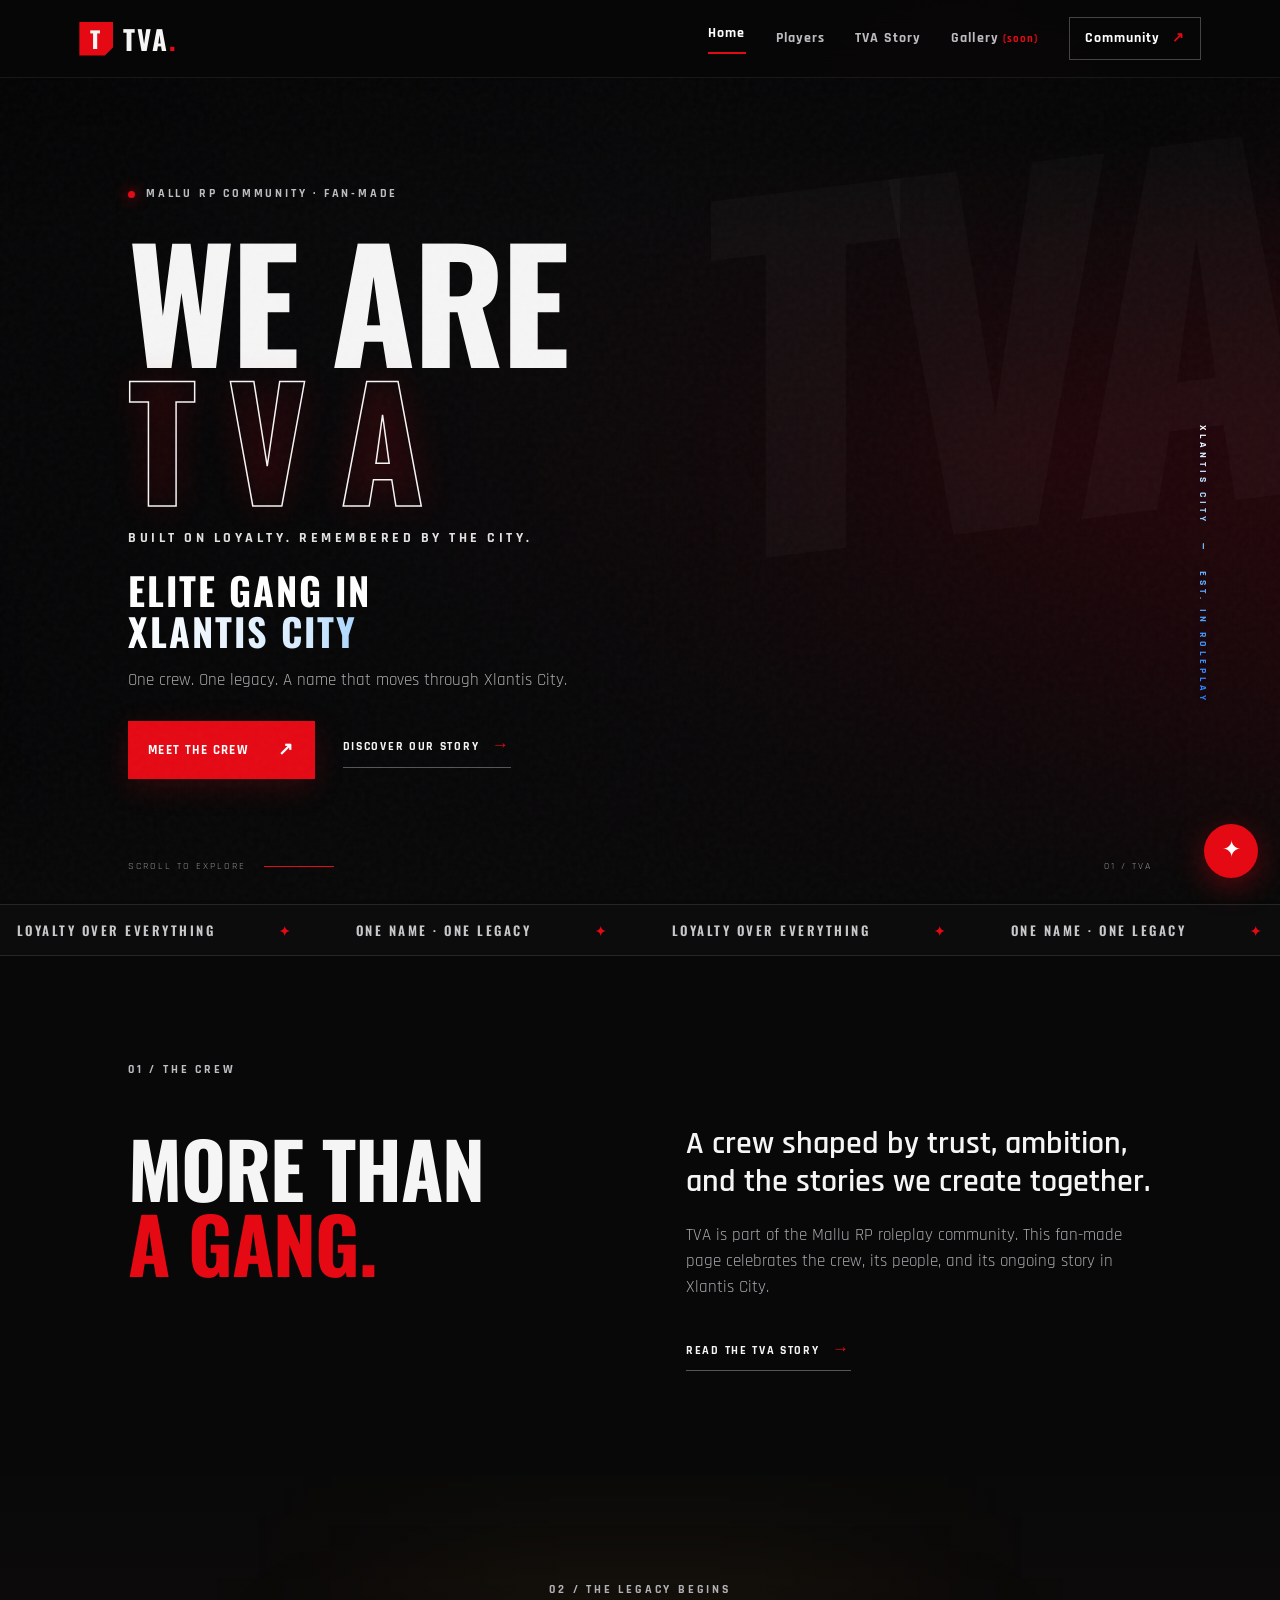
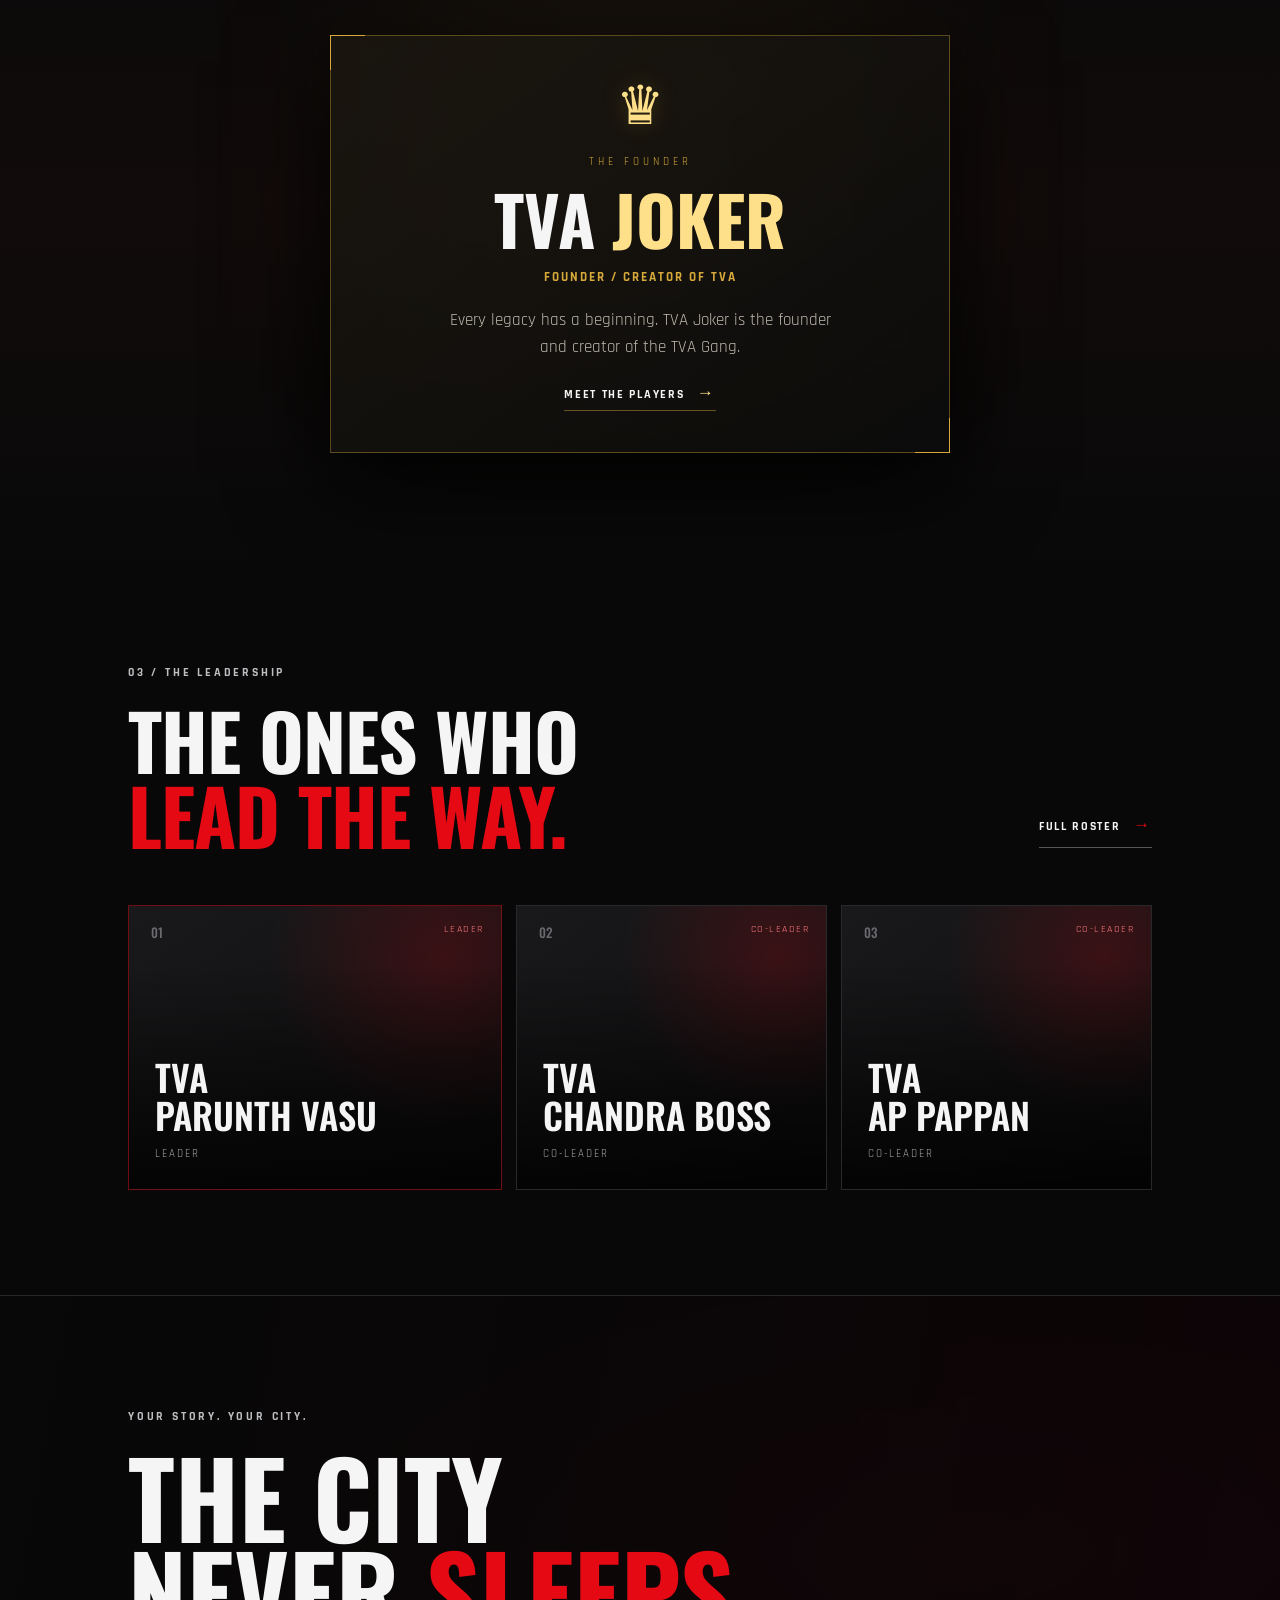
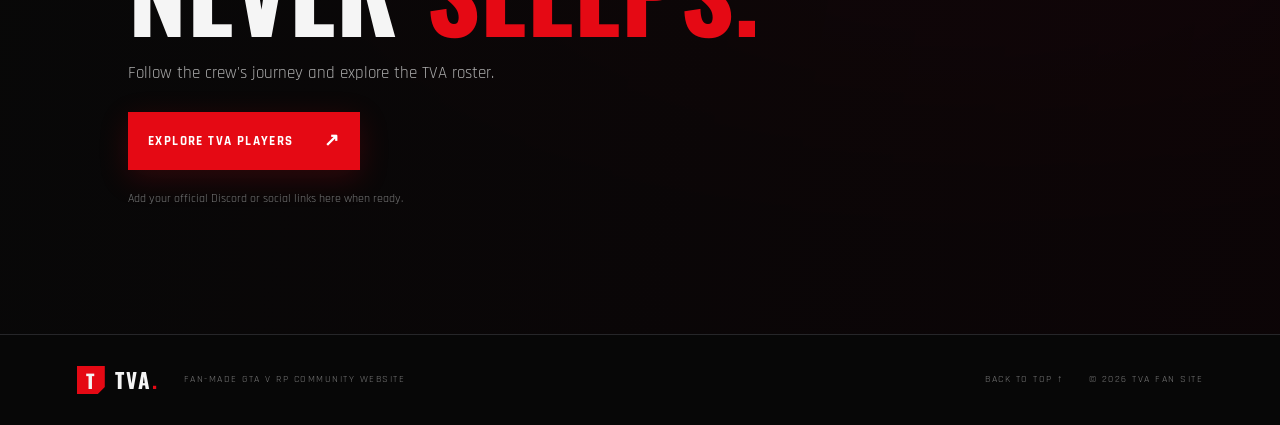
<file: index.html>
<!doctype html>
<html lang="en">
<head>
  <meta charset="utf-8">
  <meta name="viewport" content="width=device-width, initial-scale=1">
  <meta name="theme-color" content="#080808">
  <meta name="description" content="TVA Gang — fan-made GTA V RP community website for Mallu RP.">
  <title>TVA GANG | Xlantis City</title>
  <link rel="preconnect" href="https://fonts.googleapis.com">
  <link rel="preconnect" href="https://fonts.gstatic.com" crossorigin>
  <link href="https://fonts.googleapis.com/css2?family=Oswald:wght@400;500;600;700&family=Rajdhani:wght@400;500;600;700&display=swap" rel="stylesheet">
  <link rel="stylesheet" href="style.css">
</head>
<body>
  <div class="grain" aria-hidden="true"></div>
  <header class="site-header">
    <a class="brand" href="index.html" aria-label="TVA Gang home"><span class="brand-mark">T</span><span>TVA<span class="brand-dot">.</span></span></a>
    <button class="menu-toggle" id="menuToggle" aria-label="Toggle navigation" aria-expanded="false">☰</button>
    <nav class="nav" id="mainNav">
      <a class="active" href="index.html">Home</a>
      <a href="players.html">Players</a>
      <a href="story.html">TVA Story</a>
      <a href="gallery.html">Gallery <span class="soon">(soon)</span></a>
      <a class="nav-cta" href="#community">Community <span>↗</span></a>
    </nav>
  </header>
  <main>
    <section class="hero">
      <div class="hero-bg"></div><div class="hero-vignette"></div>
      <div class="hero-content reveal">
        <p class="eyebrow"><span class="pulse"></span> MALLU RP COMMUNITY · FAN-MADE</p>
        <h1>WE ARE<br><span class="outline-text">T V A</span></h1>
        <p class="hero-sub">BUILT ON LOYALTY. REMEMBERED BY THE CITY.</p>
        <h2 class="elite-tagline">ELITE GANG IN <span>XLANTIS CITY</span></h2>
        <p class="hero-copy">One crew. One legacy. A name that moves through Xlantis City.</p>
        <div class="hero-actions"><a class="btn btn-red" href="players.html">MEET THE CREW <span>↗</span></a><a class="text-link" href="story.html">DISCOVER OUR STORY <span>→</span></a></div>
      </div>
      <div class="hero-side-label">XLANTIS CITY <span>—</span> EST. IN ROLEPLAY</div>
      <div class="hero-bottom"><span>SCROLL TO EXPLORE</span><span class="scroll-line"></span><span>01 / TVA</span></div>
    </section>
    <section class="ticker" aria-label="TVA motto"><div class="ticker-track"><span>LOYALTY OVER EVERYTHING</span><b>✦</b><span>ONE NAME · ONE LEGACY</span><b>✦</b><span>LOYALTY OVER EVERYTHING</span><b>✦</b><span>ONE NAME · ONE LEGACY</span><b>✦</b></div></section>
    <section class="section intro-section">
      <div class="section-kicker reveal">01 / THE CREW</div>
      <div class="intro-grid">
        <div class="reveal"><h2 class="section-title">MORE THAN<br><span>A GANG.</span></h2></div>
        <div class="intro-copy reveal"><p class="big-copy">A crew shaped by trust, ambition, and the stories we create together.</p><p>TVA is part of the Mallu RP roleplay community. This fan-made page celebrates the crew, its people, and its ongoing story in Xlantis City.</p><a class="text-link" href="story.html">READ THE TVA STORY <span>→</span></a></div>
      </div>
    </section>
    <section class="founder-section section">
      <div class="founder-glow"></div>
      <div class="section-kicker reveal">02 / THE LEGACY BEGINS</div>
      <div class="founder-card reveal">
        <div class="founder-crown">♛</div><div class="founder-label">THE FOUNDER</div>
        <h2>TVA <span>JOKER</span></h2><p class="role-gold">FOUNDER / CREATOR OF TVA</p>
        <p class="founder-copy">Every legacy has a beginning. TVA Joker is the founder and creator of the TVA Gang.</p>
        <a class="text-link gold-link" href="players.html">MEET THE PLAYERS <span>→</span></a>
      </div>
    </section>
    <section class="section leadership-section">
      <div class="section-kicker reveal">03 / THE LEADERSHIP</div>
      <div class="section-heading reveal"><h2 class="section-title">THE ONES WHO<br><span>LEAD THE WAY.</span></h2><a class="text-link" href="players.html">FULL ROSTER <span>→</span></a></div>
      <div class="leader-grid">
        <article class="leader-card leader-main reveal"><span class="leader-number">01</span><span class="leader-tag">LEADER</span><h3>TVA<br>PARUNTH VASU</h3><p>LEADER</p></article>
        <article class="leader-card reveal"><span class="leader-number">02</span><span class="leader-tag">CO-LEADER</span><h3>TVA<br>CHANDRA BOSS</h3><p>CO-LEADER</p></article>
        <article class="leader-card reveal"><span class="leader-number">03</span><span class="leader-tag">CO-LEADER</span><h3>TVA<br>AP PAPPAN</h3><p>CO-LEADER</p></article>
      </div>
    </section>
    <section class="community-section" id="community"><div class="community-inner reveal"><p class="eyebrow">YOUR STORY. YOUR CITY.</p><h2>THE CITY<br>NEVER <span>SLEEPS.</span></h2><p>Follow the crew's journey and explore the TVA roster.</p><a class="btn btn-red" href="players.html">EXPLORE TVA PLAYERS <span>↗</span></a><p class="fine-print">Add your official Discord or social links here when ready.</p></div></section>
  </main>
  <footer class="footer"><a class="brand" href="index.html"><span class="brand-mark">T</span><span>TVA<span class="brand-dot">.</span></span></a><p>FAN-MADE GTA V RP COMMUNITY WEBSITE</p><a href="#top" class="back-top">BACK TO TOP ↑</a><span class="copyright">© <span id="year"></span> TVA FAN SITE</span></footer>
  <script src="players.js"></script><script src="chatbot.js"></script>
</body>
</html>
</file>
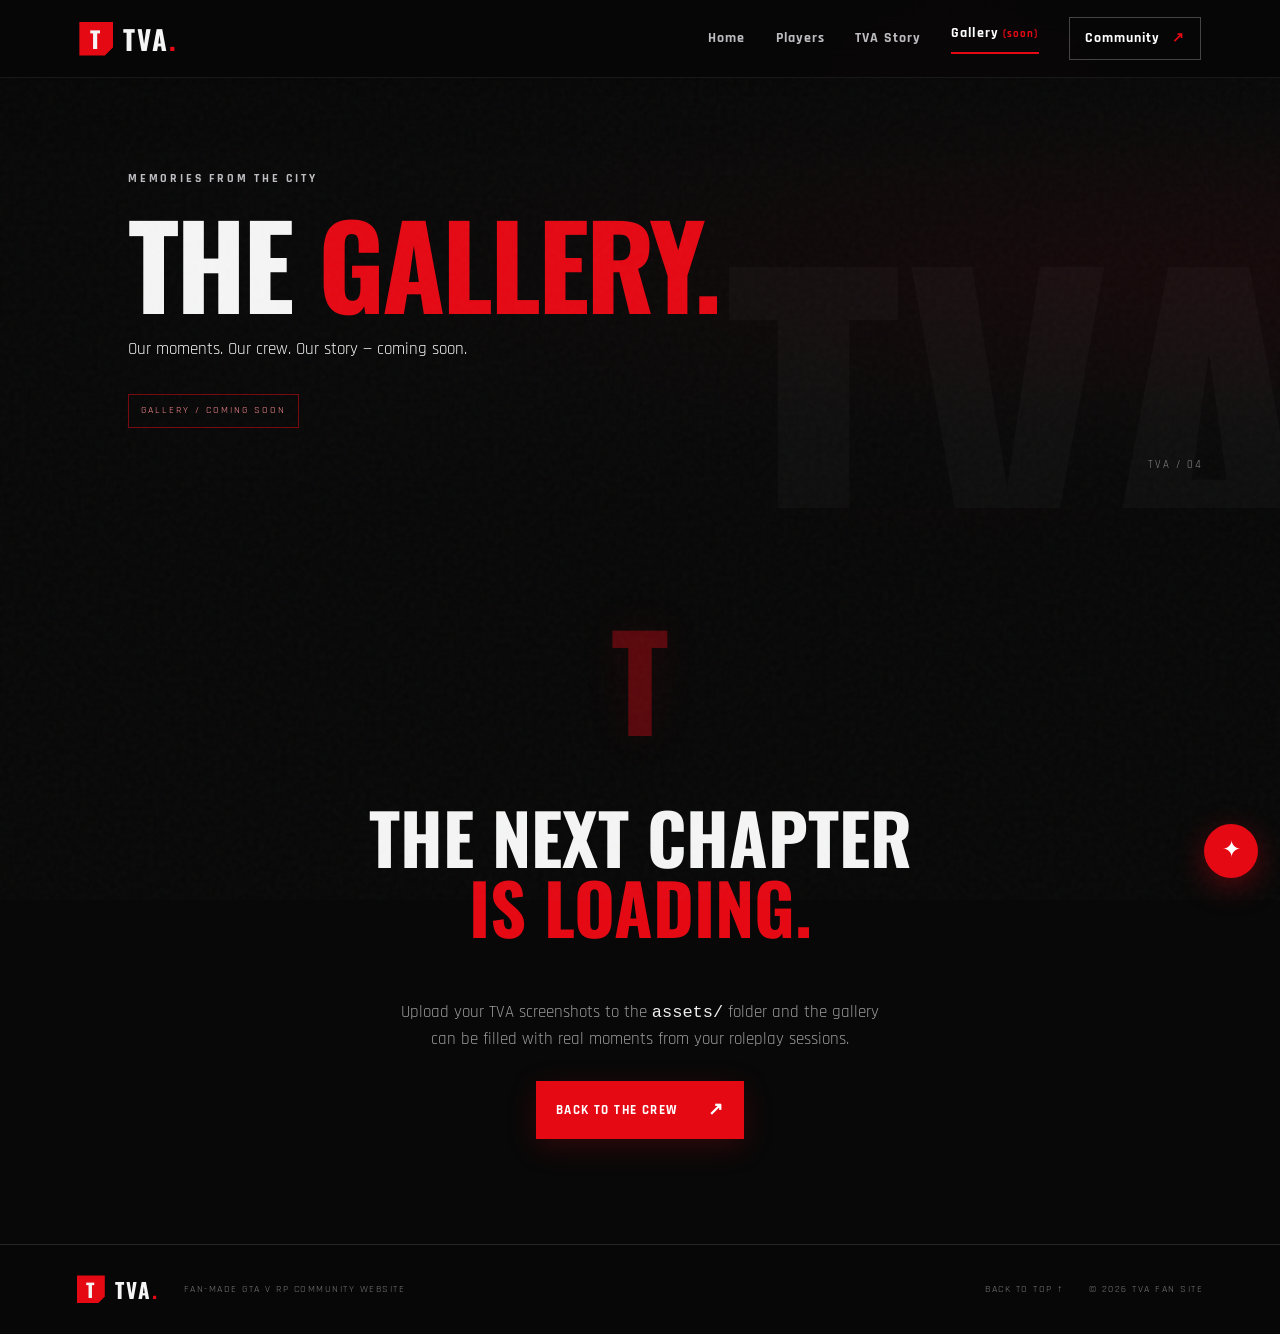
<file: gallery.html>
<!doctype html>
<html lang="en"><head><meta charset="utf-8"><meta name="viewport" content="width=device-width, initial-scale=1"><meta name="theme-color" content="#080808"><title>TVA GANG | Gallery</title><link rel="preconnect" href="https://fonts.googleapis.com"><link rel="preconnect" href="https://fonts.gstatic.com" crossorigin><link href="https://fonts.googleapis.com/css2?family=Oswald:wght@400;500;600;700&family=Rajdhani:wght@400;500;600;700&display=swap" rel="stylesheet"><link rel="stylesheet" href="style.css"></head>
<body><div class="grain" aria-hidden="true"></div><header class="site-header"><a class="brand" href="index.html"><span class="brand-mark">T</span><span>TVA<span class="brand-dot">.</span></span></a><button class="menu-toggle" id="menuToggle" aria-label="Toggle navigation" aria-expanded="false">☰</button><nav class="nav" id="mainNav"><a href="index.html">Home</a><a href="players.html">Players</a><a href="story.html">TVA Story</a><a class="active" href="gallery.html">Gallery <span class="soon">(soon)</span></a><a class="nav-cta" href="index.html#community">Community <span>↗</span></a></nav></header><main><section class="page-hero gallery-page-hero"><div class="page-hero-overlay"></div><div class="page-hero-content reveal"><p class="eyebrow">MEMORIES FROM THE CITY</p><h1>THE <span>GALLERY.</span></h1><p>Our moments. Our crew. Our story — coming soon.</p><span class="coming-soon-pill">GALLERY / COMING SOON</span></div><div class="page-hero-index">TVA / 04</div></section><section class="section gallery-placeholder"><div class="gallery-placeholder-mark">T</div><h2>THE NEXT CHAPTER<br><span>IS LOADING.</span></h2><p>Upload your TVA screenshots to the <code>assets/</code> folder and the gallery can be filled with real moments from your roleplay sessions.</p><a class="btn btn-red" href="players.html">BACK TO THE CREW <span>↗</span></a></section></main><footer class="footer"><a class="brand" href="index.html"><span class="brand-mark">T</span><span>TVA<span class="brand-dot">.</span></span></a><p>FAN-MADE GTA V RP COMMUNITY WEBSITE</p><a href="#" class="back-top">BACK TO TOP ↑</a><span class="copyright">© <span id="year"></span> TVA FAN SITE</span></footer><script src="players.js"></script><script src="chatbot.js"></script></body></html>
</file>
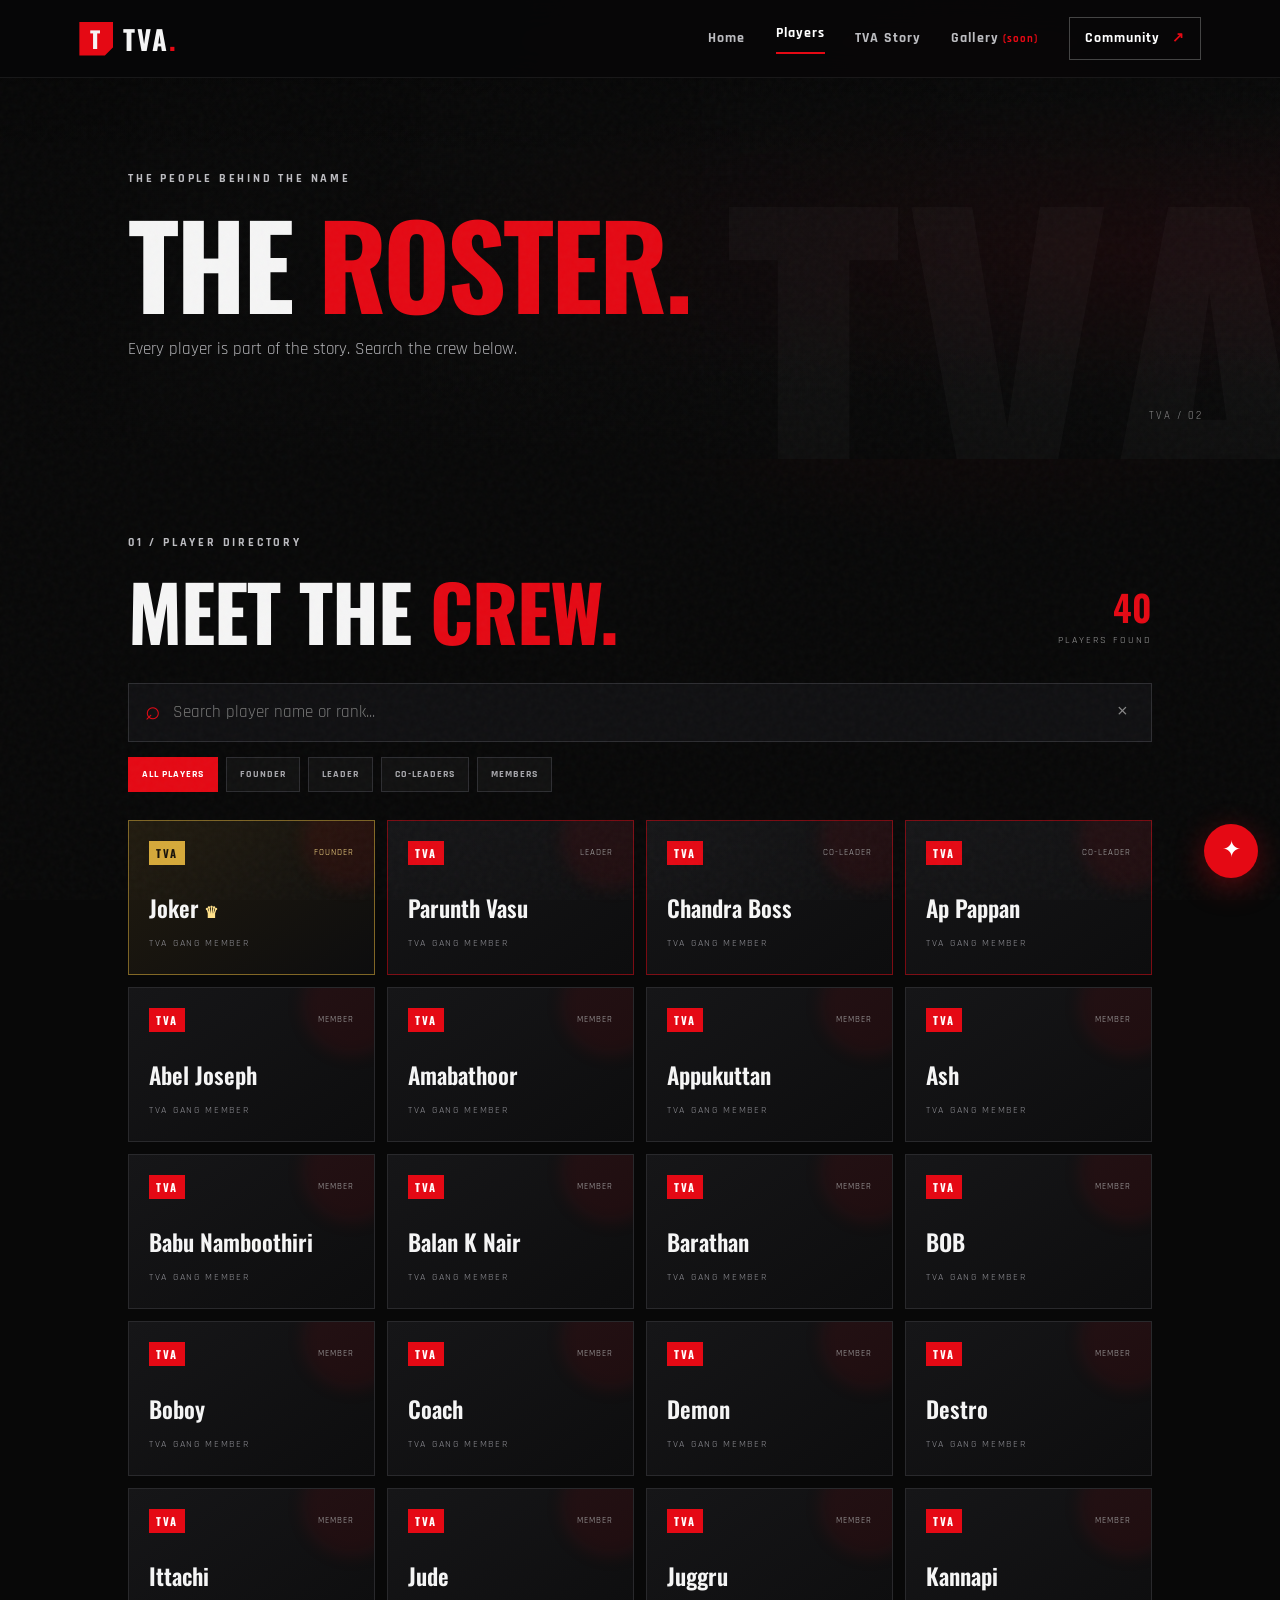
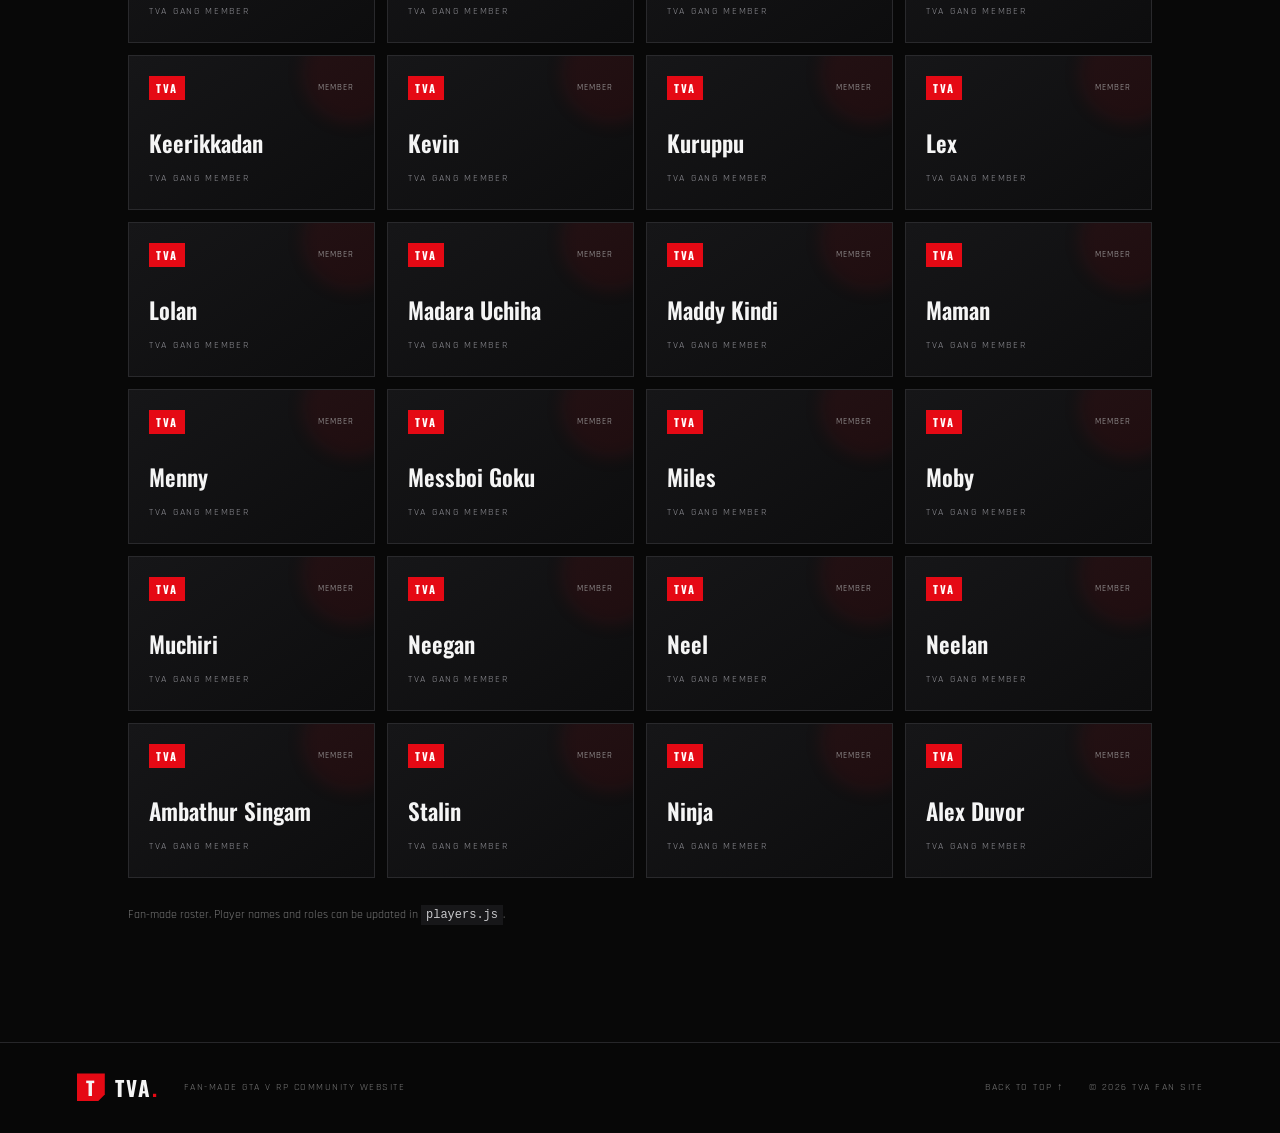
<file: players.html>
<!doctype html>
<html lang="en">
<head><meta charset="utf-8"><meta name="viewport" content="width=device-width, initial-scale=1"><meta name="theme-color" content="#080808"><meta name="description" content="Meet the TVA Gang players in the Mallu RP community."><title>TVA GANG | Players</title><link rel="preconnect" href="https://fonts.googleapis.com"><link rel="preconnect" href="https://fonts.gstatic.com" crossorigin><link href="https://fonts.googleapis.com/css2?family=Oswald:wght@400;500;600;700&family=Rajdhani:wght@400;500;600;700&display=swap" rel="stylesheet"><link rel="stylesheet" href="style.css"></head>
<body><div class="grain" aria-hidden="true"></div><header class="site-header"><a class="brand" href="index.html"><span class="brand-mark">T</span><span>TVA<span class="brand-dot">.</span></span></a><button class="menu-toggle" id="menuToggle" aria-label="Toggle navigation" aria-expanded="false">☰</button><nav class="nav" id="mainNav"><a href="index.html">Home</a><a class="active" href="players.html">Players</a><a href="story.html">TVA Story</a><a href="gallery.html">Gallery <span class="soon">(soon)</span></a><a class="nav-cta" href="index.html#community">Community <span>↗</span></a></nav></header>
<main><section class="page-hero players-page-hero"><div class="page-hero-overlay"></div><div class="page-hero-content reveal"><p class="eyebrow">THE PEOPLE BEHIND THE NAME</p><h1>THE <span>ROSTER.</span></h1><p>Every player is part of the story. Search the crew below.</p></div><div class="page-hero-index">TVA / 02</div></section>
<section class="section roster-section"><div class="roster-top"><div><div class="section-kicker">01 / PLAYER DIRECTORY</div><h2 class="section-title">MEET THE <span>CREW.</span></h2></div><div class="roster-count"><strong id="playerCount">—</strong><span>PLAYERS FOUND</span></div></div><div class="search-wrap"><span class="search-icon">⌕</span><input id="playerSearch" type="search" placeholder="Search player name or rank..." aria-label="Search players"><button id="clearSearch" type="button" aria-label="Clear search">×</button></div><div class="filter-row" id="playerFilters"><button class="filter-btn active" data-filter="all">ALL PLAYERS</button><button class="filter-btn" data-filter="Founder">FOUNDER</button><button class="filter-btn" data-filter="Leader">LEADER</button><button class="filter-btn" data-filter="Co-Leader">CO-LEADERS</button><button class="filter-btn" data-filter="Member">MEMBERS</button></div><div class="player-grid" id="playerGrid" aria-live="polite"></div><div class="empty-state" id="emptyState" hidden><span>⌕</span><h3>NO PLAYERS FOUND</h3><p>Try a different name or rank.</p></div><p class="roster-note">Fan-made roster. Player names and roles can be updated in <code>players.js</code>.</p></section></main>
<footer class="footer"><a class="brand" href="index.html"><span class="brand-mark">T</span><span>TVA<span class="brand-dot">.</span></span></a><p>FAN-MADE GTA V RP COMMUNITY WEBSITE</p><a href="#" class="back-top">BACK TO TOP ↑</a><span class="copyright">© <span id="year"></span> TVA FAN SITE</span></footer><script src="players.js"></script><script src="chatbot.js"></script></body></html>
</file>
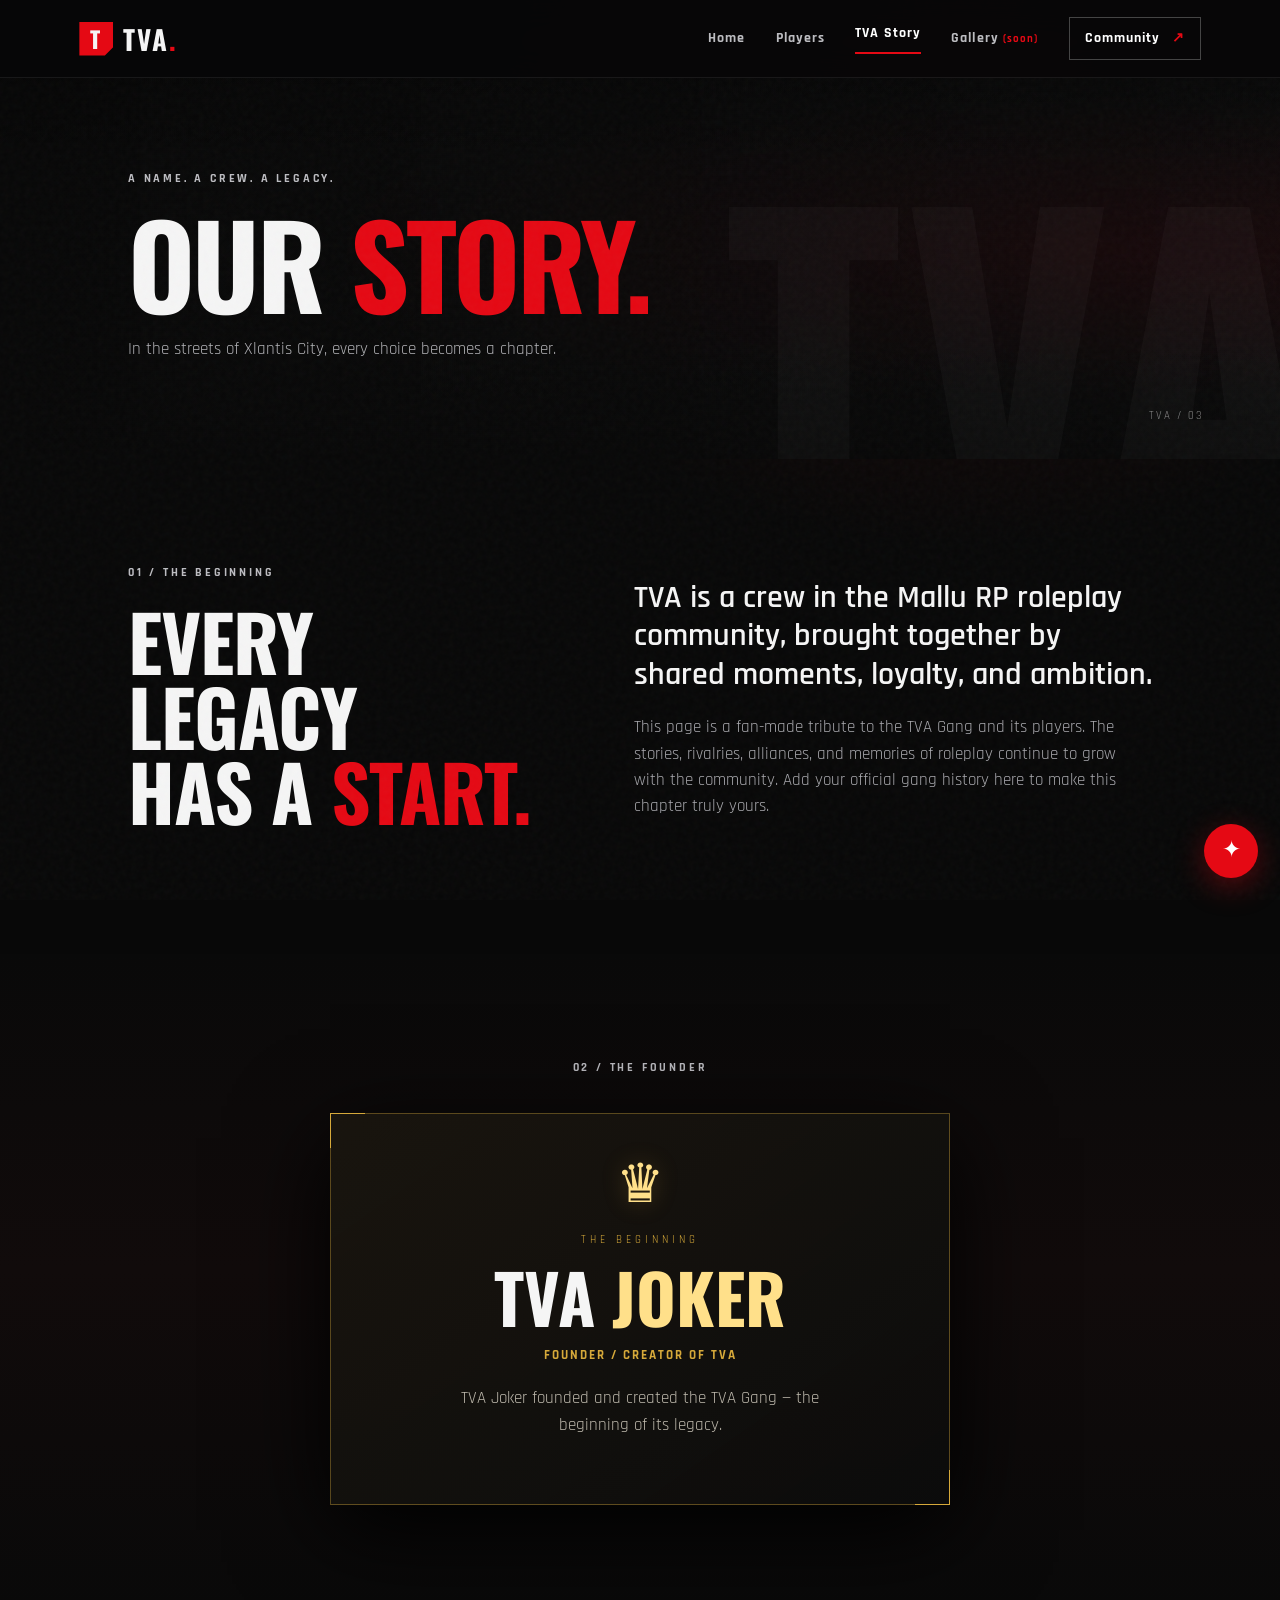
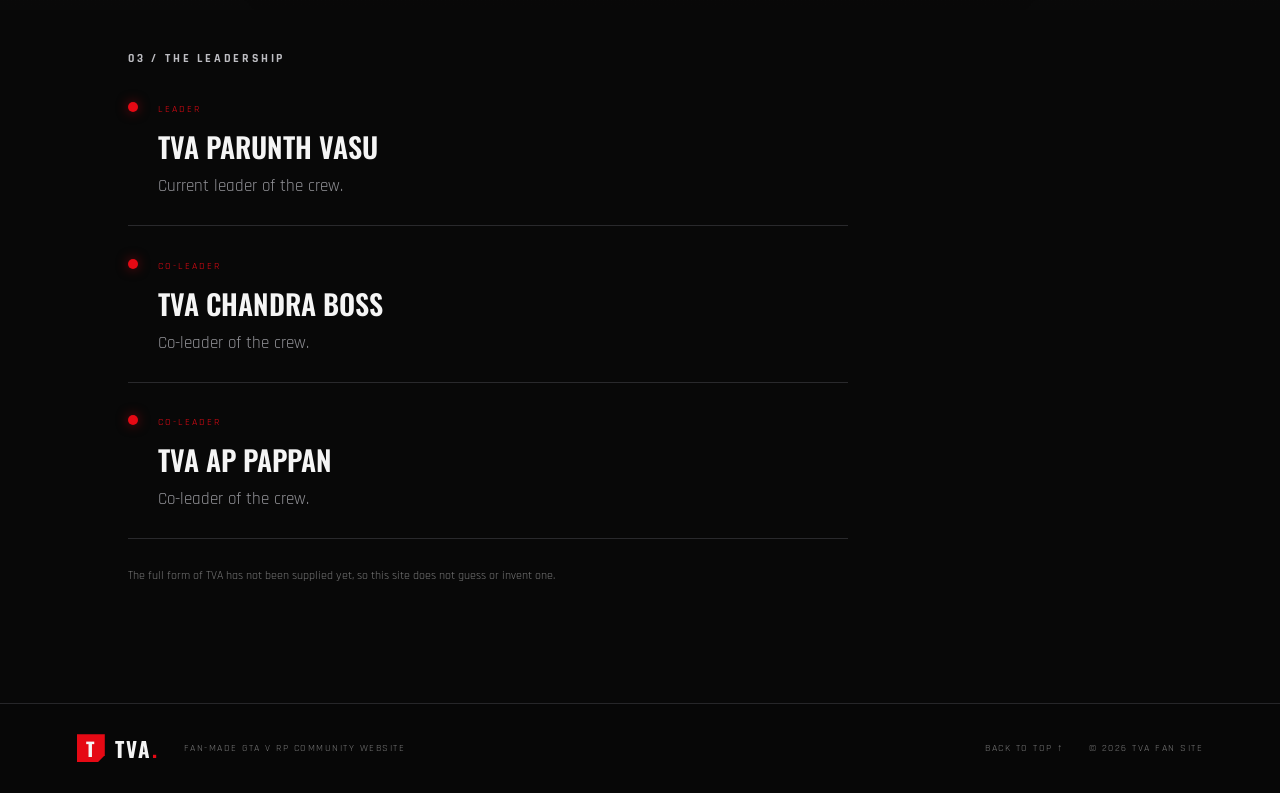
<file: story.html>
<!doctype html>
<html lang="en"><head><meta charset="utf-8"><meta name="viewport" content="width=device-width, initial-scale=1"><meta name="theme-color" content="#080808"><title>TVA GANG | Story</title><link rel="preconnect" href="https://fonts.googleapis.com"><link rel="preconnect" href="https://fonts.gstatic.com" crossorigin><link href="https://fonts.googleapis.com/css2?family=Oswald:wght@400;500;600;700&family=Rajdhani:wght@400;500;600;700&display=swap" rel="stylesheet"><link rel="stylesheet" href="style.css"></head>
<body><div class="grain" aria-hidden="true"></div><header class="site-header"><a class="brand" href="index.html"><span class="brand-mark">T</span><span>TVA<span class="brand-dot">.</span></span></a><button class="menu-toggle" id="menuToggle" aria-label="Toggle navigation" aria-expanded="false">☰</button><nav class="nav" id="mainNav"><a href="index.html">Home</a><a href="players.html">Players</a><a class="active" href="story.html">TVA Story</a><a href="gallery.html">Gallery <span class="soon">(soon)</span></a><a class="nav-cta" href="index.html#community">Community <span>↗</span></a></nav></header>
<main><section class="page-hero story-page-hero"><div class="page-hero-overlay"></div><div class="page-hero-content reveal"><p class="eyebrow">A NAME. A CREW. A LEGACY.</p><h1>OUR <span>STORY.</span></h1><p>In the streets of Xlantis City, every choice becomes a chapter.</p></div><div class="page-hero-index">TVA / 03</div></section><section class="section story-section"><div class="story-lead reveal"><div class="section-kicker">01 / THE BEGINNING</div><h2 class="section-title">EVERY LEGACY<br>HAS A <span>START.</span></h2></div><div class="story-body reveal"><p class="big-copy">TVA is a crew in the Mallu RP roleplay community, brought together by shared moments, loyalty, and ambition.</p><p>This page is a fan-made tribute to the TVA Gang and its players. The stories, rivalries, alliances, and memories of roleplay continue to grow with the community. Add your official gang history here to make this chapter truly yours.</p></div></section><section class="founder-section section"><div class="section-kicker reveal">02 / THE FOUNDER</div><div class="founder-card reveal"><div class="founder-crown">♛</div><div class="founder-label">THE BEGINNING</div><h2>TVA <span>JOKER</span></h2><p class="role-gold">FOUNDER / CREATOR OF TVA</p><p class="founder-copy">TVA Joker founded and created the TVA Gang — the beginning of its legacy.</p></div></section><section class="section timeline-section"><div class="section-kicker reveal">03 / THE LEADERSHIP</div><div class="timeline-item reveal"><span class="timeline-dot"></span><div><span class="timeline-role">LEADER</span><h3>TVA PARUNTH VASU</h3><p>Current leader of the crew.</p></div></div><div class="timeline-item reveal"><span class="timeline-dot"></span><div><span class="timeline-role">CO-LEADER</span><h3>TVA CHANDRA BOSS</h3><p>Co-leader of the crew.</p></div></div><div class="timeline-item reveal"><span class="timeline-dot"></span><div><span class="timeline-role">CO-LEADER</span><h3>TVA AP PAPPAN</h3><p>Co-leader of the crew.</p></div></div><p class="roster-note">The full form of TVA has not been supplied yet, so this site does not guess or invent one.</p></section></main><footer class="footer"><a class="brand" href="index.html"><span class="brand-mark">T</span><span>TVA<span class="brand-dot">.</span></span></a><p>FAN-MADE GTA V RP COMMUNITY WEBSITE</p><a href="#" class="back-top">BACK TO TOP ↑</a><span class="copyright">© <span id="year"></span> TVA FAN SITE</span></footer><script src="players.js"></script><script src="chatbot.js"></script></body></html>
</file>
<file: style.css>
:root{--red:#e50914;--red-dark:#8c0710;--black:#080808;--panel:#101012;--line:#29292d;--text:#f5f5f5;--muted:#a6a6aa;--gold:#d6a93a;--gold-light:#ffe08a;--font-head:'Oswald',Impact,sans-serif;--font-body:'Rajdhani',Arial,sans-serif}*{box-sizing:border-box}html{scroll-behavior:smooth;scroll-padding-top:84px}body{margin:0;background:var(--black);color:var(--text);font-family:var(--font-body);font-size:17px;line-height:1.55;overflow-x:hidden}body:before{content:"";position:fixed;inset:0;pointer-events:none;z-index:-2;background:radial-gradient(ellipse at 75% 15%,rgba(116,0,10,.2),transparent 38%),#080808}a{color:inherit;text-decoration:none}button,input{font:inherit}.grain{position:fixed;inset:0;pointer-events:none;z-index:10;opacity:.045;background-image:url("data:image/svg+xml,%3Csvg viewBox='0 0 180 180' xmlns='http://www.w3.org/2000/svg'%3E%3Cfilter id='n'%3E%3CfeTurbulence type='fractalNoise' baseFrequency='.9' numOctaves='3' stitchTiles='stitch'/%3E%3C/filter%3E%3Crect width='100%25' height='100%25' filter='url(%23n)' opacity='.7'/%3E%3C/svg%3E")}::selection{background:var(--red);color:white}.site-header{height:78px;padding:0 6.2%;display:flex;align-items:center;justify-content:space-between;position:sticky;top:0;z-index:20;background:rgba(7,7,8,.92);backdrop-filter:blur(16px);border-bottom:1px solid rgba(255,255,255,.07)}.brand{display:inline-flex;align-items:center;gap:10px;font:700 27px var(--font-head);letter-spacing:2px}.brand-mark{display:grid;place-items:center;width:34px;height:34px;background:var(--red);clip-path:polygon(0 0,100% 0,100% 75%,75% 100%,0 100%);font-size:23px}.brand-dot{color:var(--red)}.nav{display:flex;align-items:center;gap:30px}.nav a{font-size:14px;font-weight:700;letter-spacing:1.1px;color:#bcbcc0;transition:color .2s}.nav a:hover,.nav a.active{color:#fff}.nav a.active:after{content:"";display:block;height:2px;background:var(--red);margin-top:7px}.nav .nav-cta{padding:10px 15px;border:1px solid #444;color:#fff}.nav-cta span{color:var(--red);margin-left:7px}.soon{color:var(--red);font-size:11px}.menu-toggle{display:none;background:none;color:white;border:1px solid #444;padding:6px 10px}.hero{min-height:min(790px,calc(100vh - 78px));position:relative;display:flex;align-items:center;overflow:hidden;padding:95px 10% 125px}.hero-bg{position:absolute;inset:0;background:linear-gradient(90deg,rgba(5,5,6,.97) 0%,rgba(8,8,9,.82) 46%,rgba(8,8,9,.45) 100%),radial-gradient(ellipse at 80% 45%,rgba(160,0,20,.35),transparent 50%),linear-gradient(135deg,#151518,#070707 55%,#26050a);animation:heroPulse 9s ease-in-out infinite alternate}.hero-bg:after{content:"TVA";position:absolute;right:-1%;top:3%;font:700 clamp(180px,35vw,510px)/1 var(--font-head);letter-spacing:-.06em;color:rgba(255,255,255,.025);transform:skewY(-7deg)}.hero-vignette{position:absolute;inset:0;background:linear-gradient(0deg,#080808 0%,transparent 19%,transparent 80%,rgba(0,0,0,.35))}.hero-content{position:relative;max-width:820px;z-index:1}.eyebrow,.section-kicker{font-size:12px;font-weight:700;letter-spacing:2.8px;color:#bdbdc2}.eyebrow{display:flex;align-items:center;gap:11px}.pulse{width:7px;height:7px;border-radius:50%;background:var(--red);box-shadow:0 0 14px var(--red);animation:pulse 1.6s infinite}.hero h1,.page-hero h1{font:700 clamp(72px,12vw,155px)/.9 var(--font-head);letter-spacing:-.025em;margin:26px 0 22px}.outline-text{color:transparent;-webkit-text-stroke:1.5px #f5f5f5;text-shadow:0 0 36px rgba(229,9,20,.16)}.hero-sub{font-size:14px;letter-spacing:3.5px;font-weight:700;color:#e2e2e2}.hero-copy{max-width:440px;color:#aaa;margin:15px 0 28px}.hero-actions{display:flex;align-items:center;gap:28px;flex-wrap:wrap}.btn{display:inline-flex;align-items:center;gap:30px;padding:15px 20px;font-weight:700;font-size:13px;letter-spacing:1.4px;transition:transform .25s,background .25s}.btn:hover{transform:translateY(-3px)}.btn-red{background:var(--red);color:#fff;box-shadow:0 8px 30px rgba(229,9,20,.18)}.btn-red:hover{background:#ff1824}.btn span{font-size:18px}.text-link{font-size:12px;letter-spacing:1.7px;font-weight:700;border-bottom:1px solid #56565a;padding-bottom:8px}.text-link span{color:var(--red);padding-left:8px;font-size:17px}.hero-side-label{position:absolute;right:5.5%;top:42%;writing-mode:vertical-rl;letter-spacing:4px;font-size:10px;font-weight:700;background:linear-gradient(180deg,#ffffff 0%,#70bdff 45%,#247bff 100%);-webkit-background-clip:text;background-clip:text;color:transparent;-webkit-text-fill-color:transparent;text-shadow:0 0 18px rgba(65,155,255,.18)}.hero-side-label span{color:#70bdff;-webkit-text-fill-color:#70bdff;margin:12px 0}.hero-bottom{position:absolute;bottom:30px;left:10%;right:10%;display:flex;align-items:center;gap:18px;font-size:10px;letter-spacing:2px;color:#8d8d91}.hero-bottom>span:last-child{margin-left:auto}.scroll-line{height:1px;width:70px;background:var(--red);animation:lineMove 2s infinite}.ticker{overflow:hidden;border-block:1px solid #262629;background:#0c0c0d;padding:15px 0}.ticker-track{display:flex;align-items:center;justify-content:space-around;gap:30px;min-width:700px;white-space:nowrap;font:600 13px var(--font-head);letter-spacing:2.5px;color:#c8c8cb}.ticker b{color:var(--red)}.section{padding:105px 10%;position:relative}.intro-grid{display:grid;grid-template-columns:1fr 1fr;gap:9%;margin-top:30px}.section-title{font:700 clamp(43px,6vw,78px)/.98 var(--font-head);letter-spacing:-1px;margin:20px 0}.section-title span,.section-heading .section-title span{color:var(--red)}.intro-copy{padding-top:15px;max-width:490px}.big-copy{font-size:clamp(23px,2.7vw,32px);line-height:1.2;font-weight:600;margin:0 0 20px}.intro-copy>p:not(.big-copy),.story-body>p:not(.big-copy){color:#a7a7ac;max-width:500px}.intro-copy .text-link{display:inline-block;margin-top:18px}.founder-section{background:linear-gradient(180deg,#090909,#110b0b 48%,#090909);text-align:center;overflow:hidden}.founder-glow{position:absolute;left:50%;top:15%;transform:translateX(-50%);width:500px;height:350px;background:rgba(214,169,58,.08);filter:blur(95px);pointer-events:none}.founder-card{position:relative;margin:36px auto 0;max-width:620px;padding:46px 35px;border:1px solid rgba(214,169,58,.38);background:linear-gradient(145deg,rgba(28,24,16,.8),rgba(12,12,12,.94));box-shadow:0 25px 90px #000}.founder-card:before,.founder-card:after{content:"";position:absolute;width:34px;height:34px;border-color:var(--gold);border-style:solid}.founder-card:before{top:-1px;left:-1px;border-width:1px 0 0 1px}.founder-card:after{bottom:-1px;right:-1px;border-width:0 1px 1px 0}.founder-crown{font-size:54px;color:var(--gold-light);line-height:1;text-shadow:0 0 24px rgba(214,169,58,.25)}.founder-label{font-size:11px;letter-spacing:4px;color:var(--gold);margin-top:18px}.founder-card h2{font:700 clamp(40px,7vw,68px)/1 var(--font-head);margin:14px 0}.founder-card h2 span{color:var(--gold-light)}.role-gold{color:var(--gold);font-weight:700;letter-spacing:2px;font-size:13px}.founder-copy{max-width:410px;margin:20px auto;color:#bdb8ac}.gold-link{border-color:rgba(214,169,58,.45)}.gold-link span{color:var(--gold-light)}.section-heading{display:flex;align-items:flex-end;justify-content:space-between;gap:20px;margin-bottom:32px}.section-heading .text-link{margin-bottom:25px}.leader-grid{display:grid;grid-template-columns:1.2fr 1fr 1fr;gap:14px}.leader-card{min-height:285px;position:relative;display:flex;flex-direction:column;justify-content:flex-end;padding:26px;background:linear-gradient(145deg,#19191b,#0d0d0e);border:1px solid #29292c;overflow:hidden;transition:transform .3s,border-color .3s}.leader-card:hover{transform:translateY(-6px);border-color:var(--red)}.leader-card:before{content:"";position:absolute;inset:0;background:linear-gradient(0deg,rgba(0,0,0,.8),transparent 80%),radial-gradient(circle at 85% 18%,rgba(229,9,20,.19),transparent 45%)}.leader-card>*{position:relative}.leader-number{position:absolute!important;top:16px;left:22px;color:#69696e;font:500 13px var(--font-head)}.leader-tag{position:absolute!important;top:16px;right:17px;font-size:10px;letter-spacing:1.5px;color:#ff7a80}.leader-card h3{font:600 clamp(25px,3vw,36px)/1.05 var(--font-head);margin:0}.leader-card p{font-size:11px;letter-spacing:2px;color:#a8a8ad;margin:12px 0 0}.leader-main{border-color:rgba(229,9,20,.45)}.community-section{padding:100px 10%;background:linear-gradient(100deg,rgba(8,8,8,.98),rgba(13,5,7,.92)),radial-gradient(ellipse at 75% 40%,#52050d,transparent 55%);border-top:1px solid #27272a}.community-inner{max-width:750px}.community-inner h2{font:700 clamp(56px,9vw,105px)/.9 var(--font-head);margin:22px 0}.community-inner h2 span{color:var(--red)}.community-inner>p:not(.eyebrow){color:#aaa;margin-bottom:26px}.fine-print{font-size:12px!important;color:#777!important;margin-top:20px!important}.footer{display:flex;align-items:center;gap:25px;flex-wrap:wrap;padding:27px 6%;border-top:1px solid #262629;background:#070707}.footer .brand{font-size:21px}.footer .brand-mark{width:28px;height:28px;font-size:19px}.footer>p,.copyright,.back-top{font-size:10px;letter-spacing:1.5px;color:#777}.footer .back-top{margin-left:auto}.page-hero{position:relative;min-height:380px;display:flex;align-items:center;padding:80px 10%;overflow:hidden;background:linear-gradient(90deg,#080808 0%,rgba(8,8,8,.84) 60%,rgba(8,8,8,.7)),radial-gradient(ellipse at 85% 45%,rgba(155,0,18,.34),transparent 52%),#111}.page-hero:after{content:"TVA";position:absolute;right:-3%;bottom:-24%;font:700 clamp(170px,32vw,400px)/1 var(--font-head);color:rgba(255,255,255,.025);pointer-events:none}.page-hero-overlay{position:absolute;inset:0;background:linear-gradient(0deg,#080808,transparent 30%,transparent 75%,rgba(0,0,0,.2))}.page-hero-content{position:relative;z-index:1}.page-hero h1{font-size:clamp(65px,10vw,115px);margin:22px 0}.page-hero h1 span{color:var(--red)}.page-hero-content>p:last-child{color:#b0b0b4;max-width:470px}.page-hero-index{position:absolute;right:6%;bottom:34px;z-index:1;font-size:11px;letter-spacing:2px;color:#888}.roster-section{padding-top:75px}.roster-top{display:flex;justify-content:space-between;align-items:flex-end;gap:25px}.roster-top .section-title{margin-bottom:0}.roster-count{text-align:right;display:flex;flex-direction:column}.roster-count strong{font:600 36px var(--font-head);color:var(--red)}.roster-count span{font-size:10px;letter-spacing:2px;color:#999}.search-wrap{display:flex;align-items:center;gap:12px;margin:35px 0 15px;background:#101012;border:1px solid #2d2d31;padding:0 16px}.search-icon{font-size:26px;color:var(--red)}.search-wrap input{background:transparent;border:0;outline:0;color:white;flex:1;padding:15px 0;min-width:0}.search-wrap input::placeholder{color:#777}.search-wrap button{background:none;border:0;color:#888;font-size:26px;cursor:pointer}.filter-row{display:flex;gap:8px;flex-wrap:wrap;margin-bottom:28px}.filter-btn{background:#111;border:1px solid #2d2d31;color:#a8a8ad;padding:9px 13px;font-size:10px;letter-spacing:1px;font-weight:700;cursor:pointer;transition:.2s}.filter-btn:hover,.filter-btn.active{background:var(--red);border-color:var(--red);color:#fff}.player-grid{display:grid;grid-template-columns:repeat(4,minmax(0,1fr));gap:12px}.player-card{position:relative;min-height:155px;padding:20px;background:linear-gradient(145deg,#161618,#0d0d0e);border:1px solid #29292c;display:flex;flex-direction:column;justify-content:space-between;overflow:hidden;animation:cardIn .35s both}.player-card:before{content:"";position:absolute;right:-28px;top:-32px;width:100px;height:100px;border-radius:50%;background:rgba(229,9,20,.08);filter:blur(8px)}.player-card>*{position:relative}.player-card.founder{border-color:rgba(214,169,58,.55);background:linear-gradient(145deg,#211b0f,#0d0d0e)}.player-card.leader{border-color:rgba(229,9,20,.5)}.player-card .card-top{display:flex;align-items:center;justify-content:space-between;gap:8px}.tva-badge{font:700 11px var(--font-head);letter-spacing:1.5px;color:#fff;background:var(--red);padding:4px 7px}.founder .tva-badge{background:var(--gold);color:#17120a}.rank-badge{font-size:9px;letter-spacing:1px;color:#aaa;text-align:right}.founder .rank-badge{color:var(--gold-light)}.player-card h3{font:600 23px/1.05 var(--font-head);margin:22px 0 8px;overflow-wrap:anywhere}.player-card .card-role{font-size:10px;letter-spacing:1.7px;color:#8f8f95}.card-crown{color:var(--gold-light);font-size:16px;margin-left:5px}.roster-note{color:#777;font-size:12px;margin-top:28px}.roster-note code{color:#c7c7ca;background:#171719;padding:3px 5px}.empty-state{text-align:center;padding:55px 20px;border:1px dashed #303034;color:#888}.empty-state>span{font-size:36px;color:var(--red)}.empty-state h3{font:600 25px var(--font-head);color:white}.story-section{display:grid;grid-template-columns:.9fr 1.1fr;gap:8%;}.story-body{padding-top:15px}.timeline-section{padding-top:40px}.timeline-item{display:flex;gap:20px;padding:25px 0;border-bottom:1px solid #29292c;max-width:720px}.timeline-dot{width:10px;height:10px;background:var(--red);border-radius:50%;margin-top:8px;box-shadow:0 0 12px rgba(229,9,20,.5);flex-shrink:0}.timeline-role{font-size:10px;letter-spacing:2px;color:var(--red)}.timeline-item h3{font:600 28px var(--font-head);margin:6px 0}.timeline-item p{color:#929297;margin:0}.coming-soon-pill{display:inline-block;border:1px solid rgba(229,9,20,.5);color:#ff8c92;padding:8px 12px;font-size:10px;letter-spacing:2px;margin-top:15px}.gallery-placeholder{text-align:center;max-width:800px;margin:auto}.gallery-placeholder-mark{font:700 130px/1 var(--font-head);color:rgba(229,9,20,.35);text-shadow:0 0 45px rgba(229,9,20,.1)}.gallery-placeholder h2{font:700 clamp(40px,7vw,70px)/1 var(--font-head)}.gallery-placeholder h2 span{color:var(--red)}.gallery-placeholder p{max-width:500px;color:#999;margin:20px auto 28px}.gallery-placeholder code{color:#eee}.chat-launcher{position:fixed;z-index:30;right:22px;bottom:22px;width:54px;height:54px;border:0;border-radius:50%;background:var(--red);color:white;font-size:23px;box-shadow:0 8px 30px rgba(229,9,20,.35);cursor:pointer}.chat-panel{position:fixed;z-index:30;right:22px;bottom:88px;width:min(340px,calc(100vw - 32px));background:#101012;border:1px solid #39393d;box-shadow:0 20px 70px #000;display:none}.chat-panel.open{display:block;animation:cardIn .2s}.chat-head{display:flex;align-items:center;justify-content:space-between;padding:14px 16px;background:#18181a;border-bottom:1px solid #333}.chat-head strong{font:600 20px var(--font-head)}.chat-head button{background:none;border:0;color:#fff;font-size:22px;cursor:pointer}.chat-messages{height:230px;overflow:auto;padding:14px;display:flex;flex-direction:column;gap:10px}.chat-msg{font-size:13px;padding:9px 11px;max-width:90%;background:#222226;color:#eee;align-self:flex-start}.chat-msg.user{background:#6f0710;align-self:flex-end}.chat-form{display:flex;border-top:1px solid #333}.chat-form input{min-width:0;flex:1;background:#0b0b0c;color:white;border:0;padding:13px;outline:none}.chat-form button{background:var(--red);color:white;border:0;padding:0 15px;font-weight:700;cursor:pointer}.chat-disclaimer{font-size:10px;color:#777;padding:0 14px 12px;margin:0}.reveal{opacity:0;transform:translateY(22px);transition:opacity .7s ease,transform .7s ease}.reveal.visible{opacity:1;transform:translateY(0)}@keyframes pulse{50%{opacity:.35;box-shadow:0 0 2px var(--red)}}@keyframes lineMove{0%,100%{transform:scaleX(.55);transform-origin:left}50%{transform:scaleX(1);transform-origin:left}}@keyframes heroPulse{from{filter:saturate(.85)}to{filter:saturate(1.25)}}@keyframes cardIn{from{opacity:0;transform:translateY(8px)}to{opacity:1;transform:translateY(0)}}@media(prefers-reduced-motion:reduce){*,*:before,*:after{scroll-behavior:auto!important;animation:none!important;transition:none!important}.reveal{opacity:1;transform:none}}@media(max-width:950px){.nav{gap:17px}.nav a{font-size:12px}.player-grid{grid-template-columns:repeat(3,minmax(0,1fr))}.section{padding:80px 7%}.hero{padding-left:7%;padding-right:7%}.hero-bottom{left:7%;right:7%}.leader-grid{grid-template-columns:1fr 1fr}.leader-main{grid-column:span 2;min-height:230px}}@media(max-width:680px){.site-header{height:68px;padding:0 5%}.menu-toggle{display:block}.nav{display:none;position:absolute;left:0;right:0;top:68px;background:#090909;padding:18px 5% 24px;border-bottom:1px solid #333;flex-direction:column;align-items:stretch;gap:20px}.nav.open{display:flex}.nav a.active:after{display:none}.nav .nav-cta{text-align:center}.hero{min-height:680px;padding:80px 6% 115px}.hero h1{font-size:clamp(70px,18vw,110px)}.hero-sub{font-size:11px;letter-spacing:2px}.hero-side-label{right:3%;font-size:8px}.hero-bottom{left:6%;right:6%;font-size:8px;gap:10px}.scroll-line{width:35px}.hero-actions{gap:18px}.section{padding:68px 6%}.intro-grid,.story-section{grid-template-columns:1fr;gap:15px}.section-title{font-size:clamp(44px,12vw,68px)}.section-heading{display:block}.section-heading .text-link{display:inline-block;margin:0 0 25px}.founder-card{padding:38px 20px}.leader-grid{grid-template-columns:1fr}.leader-main{grid-column:auto}.leader-card{min-height:220px}.community-section{padding:75px 6%}.footer{gap:13px;padding:25px 6%}.footer>p{order:3;width:100%;margin:0}.footer .back-top{margin-left:auto}.copyright{width:100%}.page-hero{min-height:330px;padding:70px 6%}.page-hero h1{font-size:clamp(62px,16vw,95px)}.roster-top{align-items:flex-start}.roster-count strong{font-size:28px}.roster-count span{font-size:8px}.player-grid{grid-template-columns:repeat(2,minmax(0,1fr));gap:9px}.player-card{min-height:145px;padding:13px}.player-card h3{font-size:20px;margin:18px 0 8px}.rank-badge{font-size:8px}.filter-row{gap:6px}.filter-btn{padding:8px 9px;font-size:9px}.gallery-placeholder-mark{font-size:95px}}@media(max-width:370px){.player-grid{grid-template-columns:1fr}.roster-top{display:block}.roster-count{text-align:left;margin-top:14px}.hero-actions .btn{gap:12px;padding:13px}.text-link{font-size:10px}}

/* Enhanced smooth-scrolling and cinematic reveal effects */
html { scroll-behavior: smooth; scroll-padding-top: 90px; }
@supports (animation-timeline: view()) {
  .section:not(.founder-section) .section-kicker,
  .section:not(.founder-section) .section-title {
    animation: softRise linear both;
    animation-timeline: view();
    animation-range: entry 0% entry 35%;
  }
}
.reveal {
  opacity: 0;
  transform: translate3d(0, 30px, 0);
  filter: blur(3px);
  transition:
    opacity 800ms cubic-bezier(.2,.7,.2,1),
    transform 800ms cubic-bezier(.2,.7,.2,1),
    filter 800ms cubic-bezier(.2,.7,.2,1);
  will-change: opacity, transform;
}
.reveal.visible {
  opacity: 1;
  transform: translate3d(0, 0, 0);
  filter: blur(0);
}
.leader-card, .player-card, .founder-card, .btn, .text-link, .filter-btn {
  transition-timing-function: cubic-bezier(.2,.7,.2,1);
}
.leader-card, .player-card {
  transition: transform 320ms cubic-bezier(.2,.7,.2,1), border-color 320ms ease, box-shadow 320ms ease;
}
.leader-card:hover, .player-card:hover {
  transform: translateY(-5px);
  box-shadow: 0 16px 36px rgba(0,0,0,.28);
}
.btn, .text-link, .nav a {
  transition: color 220ms ease, background-color 220ms ease, border-color 220ms ease, transform 260ms cubic-bezier(.2,.7,.2,1);
}
@keyframes softRise {
  from { opacity: .45; transform: translateY(18px); }
  to { opacity: 1; transform: translateY(0); }
}
@media (prefers-reduced-motion: reduce) {
  html { scroll-behavior: auto !important; }
  .reveal, .reveal.visible { opacity: 1; transform: none; filter: none; transition: none; }
  .leader-card, .player-card, .btn, .text-link, .nav a { transition: none !important; }
}


/* Elite Gang / Xlantis City hero tagline */
.elite-tagline{font-family:var(--font-head);font-size:clamp(22px,3.2vw,38px);font-weight:800;line-height:1.08;text-transform:uppercase;text-align:left;color:#fff;letter-spacing:2px;margin:20px 0 12px}
.elite-tagline span{display:block;font-weight:900;background:linear-gradient(90deg,#fff 0%,#d8ecff 40%,#66b6ff 70%,#247bff 100%);-webkit-background-clip:text;background-clip:text;-webkit-text-fill-color:transparent;color:transparent}
@media(max-width:600px){.elite-tagline{font-size:clamp(20px,5vw,30px);letter-spacing:1.2px;margin:16px 0 10px}}
</file>
